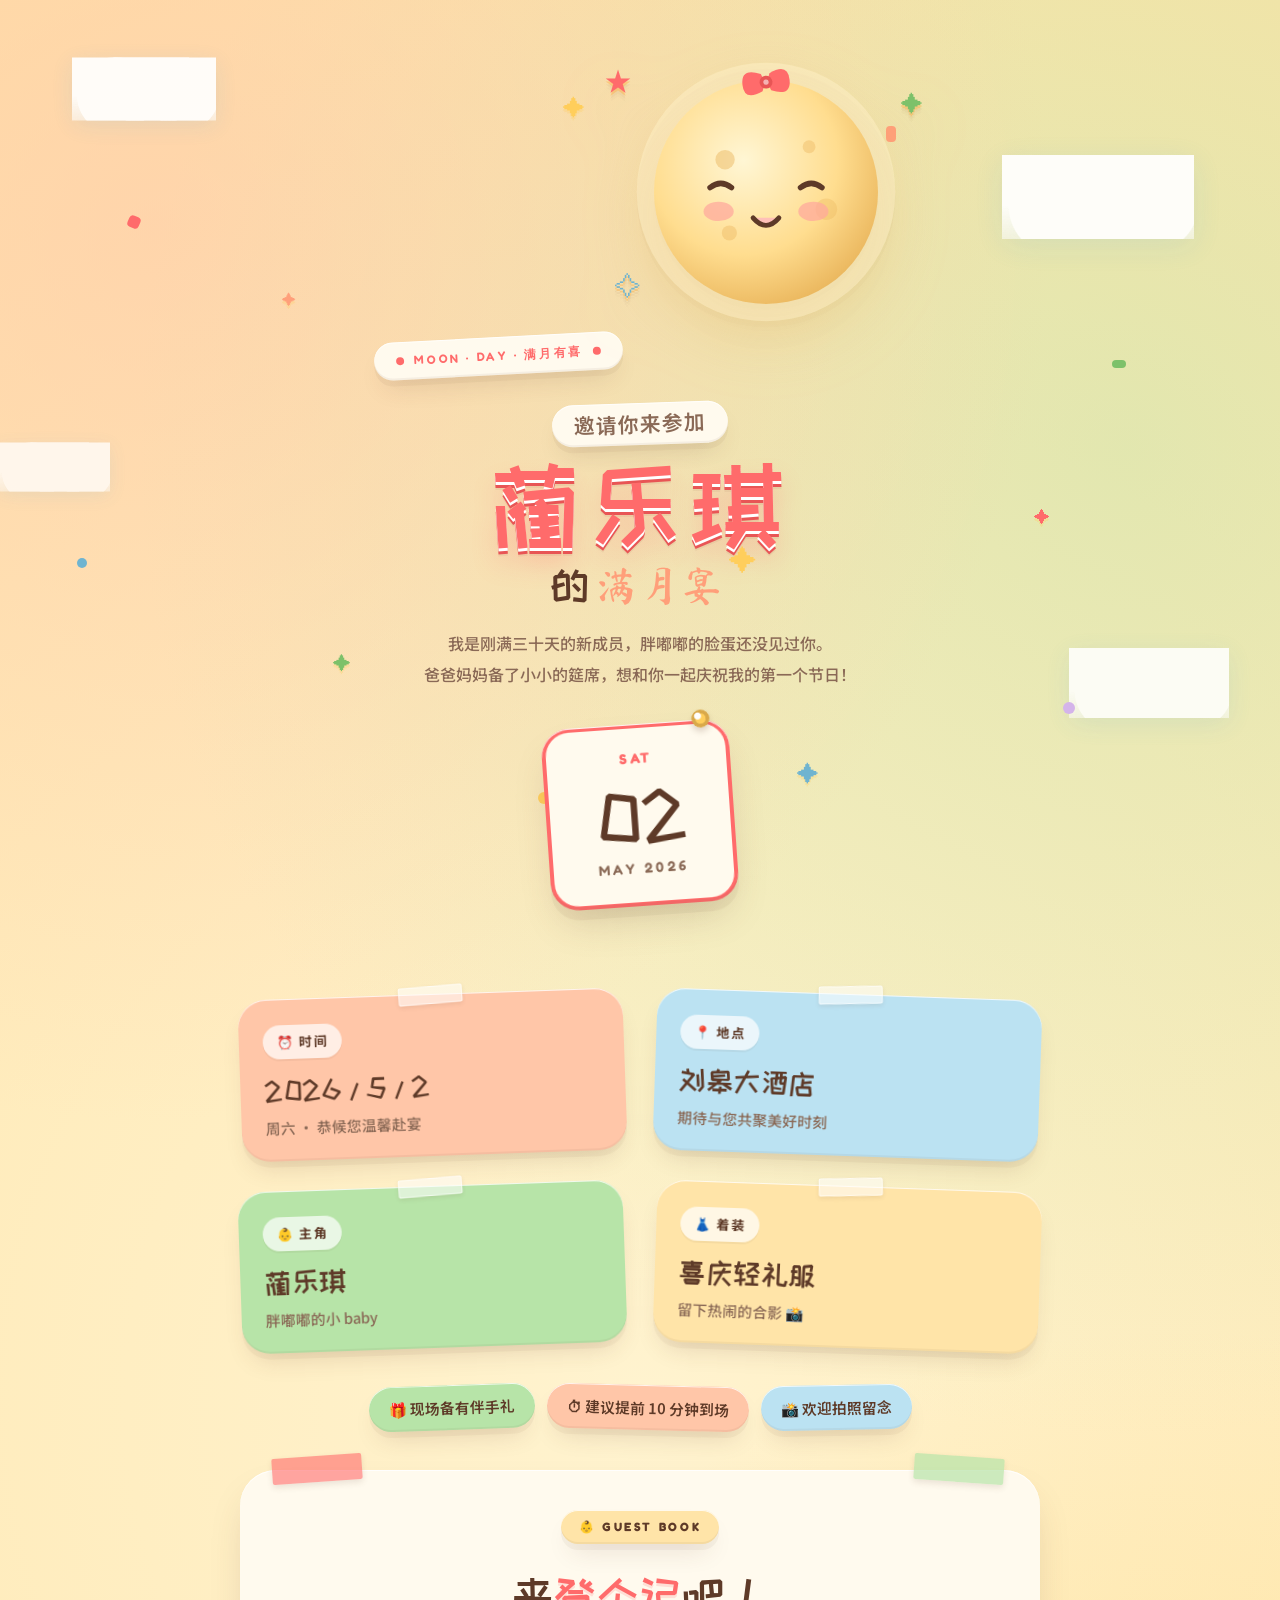
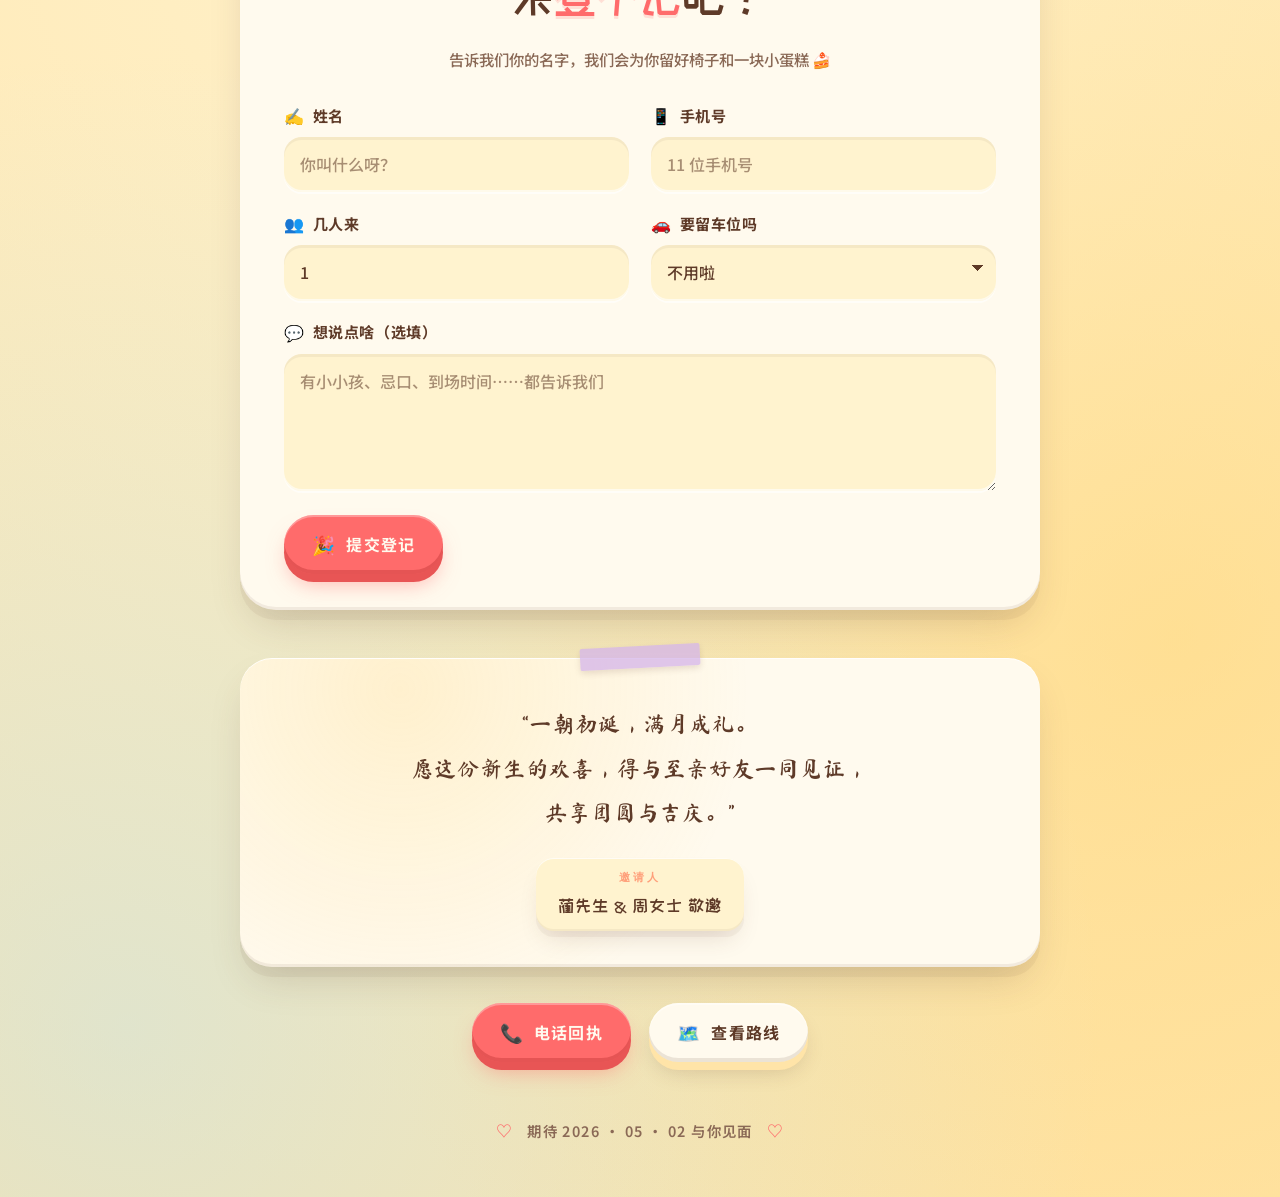
<file: index.html>
<!DOCTYPE html>
<html lang="zh-CN">
  <head>
    <meta charset="UTF-8" />
    <meta
      name="viewport"
      content="width=device-width, initial-scale=1.0, viewport-fit=cover"
    />
    <title>蔺乐琪满月宴邀请函</title>
    <meta
      name="description"
      content="谨定于 2026 年 5 月 2 日举行蔺乐琪满月宴，敬备薄酌，恭请光临。"
    />
    <meta name="format-detection" content="telephone=no, email=no, address=no" />
    <meta name="theme-color" content="#ffd28a" />
    <meta property="og:type" content="website" />
    <meta property="og:title" content="蔺乐琪满月宴邀请函" />
    <meta property="og:site_name" content="蔺乐琪满月宴邀请函" />
    <meta
      property="og:description"
      content="谨定于 2026 年 5 月 2 日举行蔺乐琪满月宴，敬备薄酌，恭请光临，并可在线登记来宾信息。"
    />
    <meta property="og:image" content="./images/festive-baby.jpg" />
    <meta property="og:locale" content="zh_CN" />
    <meta name="twitter:card" content="summary_large_image" />
    <meta name="twitter:title" content="蔺乐琪满月宴邀请函" />
    <meta
      name="twitter:description"
      content="谨定于 2026 年 5 月 2 日举行蔺乐琪满月宴，敬备薄酌，恭请光临，并可在线登记来宾信息。"
    />
    <meta name="twitter:image" content="./images/festive-baby.jpg" />

    <link rel="preconnect" href="https://fonts.googleapis.com" />
    <link rel="preconnect" href="https://fonts.gstatic.com" crossorigin />
    <link
      href="https://fonts.googleapis.com/css2?family=Fredoka:wght@600;700&family=ZCOOL+KuaiLe&family=Noto+Sans+SC:wght@500;600;700&family=Ma+Shan+Zheng&display=swap"
      rel="stylesheet"
    />

    <link rel="stylesheet" href="./styles.css" />
  </head>
  <body>
    <!-- 背景飘浮元素层 -->
    <div class="sky" aria-hidden="true">
      <!-- 云朵 -->
      <span class="cloud cloud-1"></span>
      <span class="cloud cloud-2"></span>
      <span class="cloud cloud-3"></span>
      <span class="cloud cloud-4"></span>
      <!-- 星星 -->
      <span class="star star-1">✦</span>
      <span class="star star-2">✦</span>
      <span class="star star-3">✦</span>
      <span class="star star-4">✦</span>
      <span class="star star-5">✦</span>
      <!-- 糖果彩豆 confetti -->
      <span class="confetti c-1"></span>
      <span class="confetti c-2"></span>
      <span class="confetti c-3"></span>
      <span class="confetti c-4"></span>
      <span class="confetti c-5"></span>
      <span class="confetti c-6"></span>
    </div>

    <main class="stage">
      <!-- Hero：月亮 mascot + 大字 -->
      <section class="hero">
        <!-- 顶部贴纸 ribbon -->
        <div class="ribbon" aria-hidden="true">
          <span class="ribbon-dot"></span>
          <span class="ribbon-text">MOON · DAY · 满月有喜</span>
          <span class="ribbon-dot"></span>
        </div>

        <!-- 月亮 mascot -->
        <div class="moon-wrap">
          <svg
            class="moon-mascot"
            viewBox="0 0 260 260"
            aria-hidden="true"
            focusable="false"
          >
            <defs>
              <radialGradient id="moon-face" cx="40%" cy="36%" r="70%">
                <stop offset="0%" stop-color="#fff6d4" />
                <stop offset="60%" stop-color="#ffdd8f" />
                <stop offset="100%" stop-color="#e9b45a" />
              </radialGradient>
              <filter id="moon-shadow" x="-20%" y="-20%" width="140%" height="140%">
                <feGaussianBlur stdDeviation="3" />
              </filter>
            </defs>

            <!-- 外圈柔光 -->
            <circle cx="130" cy="130" r="120" fill="#fff1c9" opacity="0.45" />
            <!-- 月面 -->
            <circle cx="130" cy="130" r="104" fill="url(#moon-face)" />
            <!-- 月面小陨石坑（更可爱） -->
            <circle cx="92" cy="100" r="9" fill="#e9b45a" opacity="0.45" />
            <circle cx="170" cy="88" r="6" fill="#e9b45a" opacity="0.38" />
            <circle cx="186" cy="146" r="10" fill="#e9b45a" opacity="0.32" />
            <circle cx="96" cy="168" r="7" fill="#e9b45a" opacity="0.38" />

            <!-- 腮红 -->
            <ellipse cx="86" cy="148" rx="14" ry="9" fill="#ffa89c" opacity="0.72" />
            <ellipse cx="174" cy="148" rx="14" ry="9" fill="#ffa89c" opacity="0.72" />

            <!-- 闭眼笑 -->
            <path
              d="M78 126 Q88 118 98 126"
              stroke="#5e3a28"
              stroke-width="5"
              stroke-linecap="round"
              fill="none"
            />
            <path
              d="M162 126 Q172 118 182 126"
              stroke="#5e3a28"
              stroke-width="5"
              stroke-linecap="round"
              fill="none"
            />

            <!-- 嘴巴 -->
            <path
              d="M118 154 Q130 168 142 154"
              stroke="#5e3a28"
              stroke-width="4.5"
              stroke-linecap="round"
              fill="#ffc0b8"
            />

            <!-- 月亮顶部蝴蝶结（红色） -->
            <g transform="translate(130 28) rotate(-6)">
              <path
                d="M-22 0 Q-22 -16 -4 -8 Q 0 0 -4 8 Q-22 16 -22 0 Z"
                fill="#ff6b6b"
              />
              <path
                d="M22 0 Q22 -16 4 -8 Q 0 0 4 8 Q22 16 22 0 Z"
                fill="#ff6b6b"
              />
              <circle cx="0" cy="0" r="6" fill="#e85555" />
              <circle cx="0" cy="0" r="2.5" fill="#fff" opacity="0.55" />
            </g>
          </svg>

          <!-- 月亮旁漂浮的小星星（CSS 动画） -->
          <span class="orbit-star os-1">★</span>
          <span class="orbit-star os-2">✦</span>
          <span class="orbit-star os-3">✧</span>
        </div>

        <!-- 标题 -->
        <h1 class="title">
          <span class="title-top">邀请你来参加</span>
          <span class="title-name">蔺乐琪</span>
          <span class="title-bottom">
            的<em>满月宴</em>
            <span class="title-sparkle" aria-hidden="true">✦</span>
          </span>
        </h1>

        <p class="deck">
          我是刚满三十天的新成员，胖嘟嘟的脸蛋还没见过你。<br />
          爸爸妈妈备了小小的筵席，想和你一起庆祝我的第一个节日！
        </p>

        <!-- 大日期贴纸 -->
        <div class="date-sticker" aria-label="宴会日期">
          <div class="date-sticker-inner">
            <span class="date-weekday">SAT</span>
            <span class="date-day">02</span>
            <span class="date-month">MAY 2026</span>
          </div>
          <span class="date-pin" aria-hidden="true"></span>
        </div>
      </section>

      <!-- 细节贴纸卡片 · scatter -->
      <section class="stickers" aria-label="宴会信息">
        <article class="sticker sticker-a">
          <span class="sticker-tag">⏰ 时间</span>
          <p class="sticker-main">2026 / 5 / 2</p>
          <p class="sticker-note">周六 · 恭候您温馨赴宴</p>
        </article>

        <article class="sticker sticker-b">
          <span class="sticker-tag">📍 地点</span>
          <p class="sticker-main">刘皋大酒店</p>
          <p class="sticker-note">期待与您共聚美好时刻</p>
        </article>

        <article class="sticker sticker-c">
          <span class="sticker-tag">👶 主角</span>
          <p class="sticker-main">蔺乐琪</p>
          <p class="sticker-note">胖嘟嘟的小 baby</p>
        </article>

        <article class="sticker sticker-d">
          <span class="sticker-tag">👗 着装</span>
          <p class="sticker-main">喜庆轻礼服</p>
          <p class="sticker-note">留下热闹的合影 📸</p>
        </article>
      </section>

      <!-- 温馨提示糖果 -->
      <ul class="candy-strip" aria-label="温馨提示">
        <li>🎁 现场备有伴手礼</li>
        <li>⏱ 建议提前 10 分钟到场</li>
        <li>📸 欢迎拍照留念</li>
      </ul>

      <!-- RSVP 登记表单 -->
      <section class="rsvp-card" aria-labelledby="rsvp-title">
        <div class="rsvp-head">
          <span class="rsvp-kicker">👶 GUEST BOOK</span>
          <h2 id="rsvp-title" class="rsvp-title">
            来<em>登个记</em>吧！
          </h2>
          <p class="rsvp-copy">
            告诉我们你的名字，我们会为你留好椅子和一块小蛋糕 🍰
          </p>
        </div>

        <form
          class="guest-form"
          id="guest-form"
          data-supabase-url="https://rbuwtmtnhtnnmycbqyud.supabase.co"
          data-supabase-key="sb_publishable_fXHfk9XBN7g_kOE5T-WiEw_oaTvVJDO"
          novalidate
        >
          <div class="form-grid">
            <label class="form-field">
              <span class="field-lbl"><em>✍️</em> 姓名</span>
              <input
                type="text"
                name="name"
                maxlength="30"
                placeholder="你叫什么呀？"
                required
              />
            </label>

            <label class="form-field">
              <span class="field-lbl"><em>📱</em> 手机号</span>
              <input
                type="tel"
                name="phone"
                inputmode="numeric"
                pattern="^1[0-9]{10}$"
                maxlength="11"
                placeholder="11 位手机号"
                required
              />
            </label>

            <label class="form-field">
              <span class="field-lbl"><em>👥</em> 几人来</span>
              <input
                type="number"
                name="guest_count"
                min="1"
                max="20"
                value="1"
                required
              />
            </label>

            <label class="form-field">
              <span class="field-lbl"><em>🚗</em> 要留车位吗</span>
              <select name="need_parking" id="need-parking">
                <option value="false" selected>不用啦</option>
                <option value="true">来一个</option>
              </select>
            </label>

            <label class="form-field is-hidden" id="car-plate-field">
              <span class="field-lbl"><em>🪪</em> 车牌号</span>
              <input
                type="text"
                name="car_plate"
                maxlength="20"
                placeholder="留下你的车牌"
              />
            </label>

            <label class="form-field form-field-full">
              <span class="field-lbl"><em>💬</em> 想说点啥（选填）</span>
              <textarea
                name="notes"
                rows="4"
                maxlength="200"
                placeholder="有小小孩、忌口、到场时间……都告诉我们"
              ></textarea>
            </label>
          </div>

          <div class="form-actions">
            <button type="submit" class="bubble-btn form-submit">
              <span class="bubble-emoji" aria-hidden="true">🎉</span>
              <span class="bubble-label">提交登记</span>
            </button>
            <p class="form-status" id="form-status" aria-live="polite"></p>
          </div>
        </form>
      </section>

      <!-- 祝辞小卡 -->
      <section class="blessing-card">
        <span class="blessing-tape" aria-hidden="true"></span>
        <p class="blessing-text">
          “一朝初诞，满月成礼。<br />
          愿这份新生的欢喜，得与至亲好友一同见证， <br />
          共享团圆与吉庆。”
        </p>
        <div class="blessing-sign">
          <span class="blessing-sign-label">邀请人</span>
          <strong>蔺先生 &amp; 周女士 敬邀</strong>
        </div>
      </section>

      <!-- CTA 气泡按钮 -->
      <nav class="cta" aria-label="联系与路线">
        <a class="bubble-btn" href="tel:15628783286">
          <span class="bubble-emoji" aria-hidden="true">📞</span>
          <span class="bubble-label">电话回执</span>
        </a>
        <a
          class="bubble-btn bubble-btn-ghost"
          href="https://uri.amap.com/search?keyword=%E5%88%98%E7%9A%8B%E5%A4%A7%E9%85%92%E5%BA%97"
          rel="noreferrer"
        >
          <span class="bubble-emoji" aria-hidden="true">🗺️</span>
          <span class="bubble-label">查看路线</span>
        </a>
      </nav>

      <footer class="foot" aria-hidden="true">
        <span class="foot-heart">♡</span>
        <span>期待 2026 · 05 · 02 与你见面</span>
        <span class="foot-heart">♡</span>
      </footer>
    </main>

    <script src="./script.js"></script>
  </body>
</html>
</file>
<file: styles.css>
/* =====================================================================
   蔺乐琪满月宴邀请函 · v3
   设计方向：童趣粘土 Playful Claymorphism
   配色：奶油黄 + 蜜桃粉 + 薄荷绿 + 云蓝 + 草莓红点缀
   排版：胖圆中文 ZCOOL KuaiLe + Fredoka + Ma Shan Zheng
   手感：外阴影 + 内高光 + 轻微倾斜 + 贴纸式卡片
   ===================================================================== */

:root {
  /* 基础 */
  --butter: #fff3cf;           /* 奶油背景 */
  --butter-deep: #ffe4a8;      /* 深奶油 */
  --peach: #ffc6a8;            /* 蜜桃 */
  --peach-deep: #ff9f7a;       /* 深蜜桃 */
  --strawberry: #ff6b6b;       /* 草莓红 */
  --strawberry-deep: #e85555;
  --sage: #b7e4a8;             /* 薄荷嫩绿 */
  --sage-deep: #7dc16a;
  --sky: #bbe2f2;              /* 云蓝 */
  --sky-deep: #6fb4d0;
  --grape: #d4b4ea;            /* 浅葡萄紫 */
  --cocoa: #5e3a28;            /* 可可棕文字 */
  --cocoa-light: #8a6956;
  --cream: #fffaee;            /* 纸白 */
  --sun: #ffce5c;              /* 阳光黄 */

  /* 粘土阴影（多层累加成 chonky 手感） */
  --clay-shadow:
    0 1px 0 rgba(255, 255, 255, 0.9) inset,
    0 -3px 0 rgba(94, 58, 40, 0.08) inset,
    0 10px 0 rgba(94, 58, 40, 0.06),
    0 20px 40px -12px rgba(94, 58, 40, 0.22);

  --clay-shadow-sm:
    0 1px 0 rgba(255, 255, 255, 0.8) inset,
    0 -2px 0 rgba(94, 58, 40, 0.06) inset,
    0 6px 0 rgba(94, 58, 40, 0.05),
    0 14px 26px -10px rgba(94, 58, 40, 0.18);

  --clay-shadow-press:
    0 1px 0 rgba(255, 255, 255, 0.6) inset,
    0 -1px 0 rgba(94, 58, 40, 0.08) inset,
    0 3px 0 rgba(94, 58, 40, 0.05),
    0 6px 12px -6px rgba(94, 58, 40, 0.16);

  --font-hanzi: "ZCOOL KuaiLe", "Ma Shan Zheng", "Noto Sans SC", "PingFang SC",
    "Hiragino Sans GB", sans-serif;
  --font-hanzi-body: "Noto Sans SC", "PingFang SC", "Hiragino Sans GB",
    "Microsoft YaHei", sans-serif;
  --font-en: "Fredoka", "Nunito", "Poppins", -apple-system, sans-serif;
}

* {
  box-sizing: border-box;
}

html,
body {
  margin: 0;
  padding: 0;
}

body {
  min-height: 100vh;
  color: var(--cocoa);
  font-family: var(--font-hanzi-body);
  font-weight: 500;
  line-height: 1.7;
  -webkit-font-smoothing: antialiased;
  -webkit-tap-highlight-color: transparent;
  overflow-x: hidden;

  /* 奶油黄 + 粉橙径向光晕 + 轻微格点 */
  background-color: var(--butter);
  background-image:
    radial-gradient(circle at 12% 8%, rgba(255, 198, 168, 0.55), transparent 32%),
    radial-gradient(circle at 88% 16%, rgba(183, 228, 168, 0.4), transparent 38%),
    radial-gradient(circle at 10% 94%, rgba(187, 226, 242, 0.45), transparent 34%),
    radial-gradient(circle at 92% 80%, rgba(255, 206, 92, 0.38), transparent 36%),
    radial-gradient(
      circle at center,
      var(--butter) 0%,
      var(--butter-deep) 100%
    );
}

/* =============== 背景飘浮层 sky =============== */

.sky {
  position: fixed;
  inset: 0;
  pointer-events: none;
  z-index: 1;
  overflow: hidden;
}

/* 云朵用 radial-gradient 塑形，配合位置与 float 动画 */
.cloud {
  position: absolute;
  width: 160px;
  height: 70px;
  background:
    radial-gradient(circle at 30% 60%, #fff 42px, transparent 43px),
    radial-gradient(circle at 55% 40%, #fff 50px, transparent 51px),
    radial-gradient(circle at 78% 60%, #fff 38px, transparent 39px),
    linear-gradient(180deg, #fff 60%, rgba(255, 255, 255, 0.6) 100%);
  background-repeat: no-repeat;
  filter: drop-shadow(0 6px 12px rgba(111, 180, 208, 0.18));
  opacity: 0.92;
  animation: cloud-drift 22s ease-in-out infinite;
}

.cloud-1 { top: 6%;  left: 5%;  transform: scale(0.9); animation-delay: 0s; }
.cloud-2 { top: 18%; right: 8%; transform: scale(1.2); animation-delay: -6s; }
.cloud-3 { top: 48%; left: -2%; transform: scale(0.7); animation-delay: -12s; opacity: 0.75; }
.cloud-4 { top: 72%; right: 4%; transform: scale(1);   animation-delay: -18s; opacity: 0.85; }

@keyframes cloud-drift {
  0%, 100% { transform: translateX(0) translateY(0) scale(var(--s, 1)); }
  50%      { transform: translateX(18px) translateY(-10px) scale(var(--s, 1)); }
}

/* 星星散落 */
.star {
  position: absolute;
  font-family: var(--font-en);
  color: var(--sun);
  font-size: 20px;
  text-shadow: 0 3px 0 rgba(255, 206, 92, 0.28);
  animation: star-twinkle 3s ease-in-out infinite;
}

.star-1 { top: 10%; left: 44%; font-size: 22px; animation-delay: 0s; }
.star-2 { top: 32%; left: 22%; font-size: 14px; animation-delay: -0.7s; color: var(--peach-deep); }
.star-3 { top: 56%; right: 18%; font-size: 16px; animation-delay: -1.4s; color: var(--strawberry); }
.star-4 { top: 72%; left: 26%; font-size: 18px; animation-delay: -2.1s; color: var(--sage-deep); }
.star-5 { top: 84%; right: 36%; font-size: 22px; animation-delay: -2.8s; color: var(--sky-deep); }

@keyframes star-twinkle {
  0%, 100% { opacity: 0.5; transform: scale(0.8) rotate(0deg); }
  50%      { opacity: 1;   transform: scale(1.15) rotate(18deg); }
}

/* 糖果彩豆 confetti */
.confetti {
  position: absolute;
  width: 12px;
  height: 12px;
  border-radius: 4px;
  animation: confetti-float 6s ease-in-out infinite;
}

.c-1 { top: 24%; left: 10%;  background: var(--strawberry); transform: rotate(24deg); }
.c-2 { top: 40%; right: 12%; background: var(--sage-deep);  width: 14px; height: 8px; border-radius: 999px; animation-delay: -1s; }
.c-3 { top: 62%; left: 6%;   background: var(--sky-deep);   border-radius: 999px; width: 10px; height: 10px; animation-delay: -2s; }
.c-4 { top: 78%; right: 16%; background: var(--grape);      border-radius: 50%;   animation-delay: -3s; }
.c-5 { top: 14%; right: 30%; background: var(--peach-deep); width: 10px; height: 16px; border-radius: 4px; animation-delay: -4s; }
.c-6 { top: 88%; left: 42%;  background: var(--sun);        border-radius: 50%;   animation-delay: -5s; }

@keyframes confetti-float {
  0%, 100% { transform: translateY(0) rotate(0deg); opacity: 0.85; }
  50%      { transform: translateY(-16px) rotate(160deg); opacity: 1; }
}

/* =============== stage 主版心 =============== */

.stage {
  position: relative;
  z-index: 2;
  max-width: 880px;
  margin: 0 auto;
  padding: 32px clamp(18px, 4vw, 40px) 48px;
  animation: stage-pop 0.8s cubic-bezier(0.22, 1.4, 0.36, 1) both;
}

@keyframes stage-pop {
  from {
    opacity: 0;
    transform: translateY(24px) scale(0.98);
  }
  to {
    opacity: 1;
    transform: translateY(0) scale(1);
  }
}

/* =============== hero =============== */

.hero {
  position: relative;
  text-align: center;
  padding: 20px 0 60px;
}

/* 顶部贴纸 ribbon */
.ribbon {
  display: inline-flex;
  align-items: center;
  gap: 10px;
  padding: 9px 22px;
  border-radius: 999px;
  background: var(--cream);
  color: var(--strawberry);
  font-family: var(--font-en);
  font-weight: 600;
  font-size: 12px;
  letter-spacing: 0.22em;
  transform: rotate(-3deg);
  box-shadow: var(--clay-shadow-sm);
  margin-bottom: 28px;
  animation: wiggle 5s ease-in-out infinite;
}

.ribbon-dot {
  width: 8px;
  height: 8px;
  border-radius: 50%;
  background: var(--strawberry);
}

.ribbon-text {
  white-space: nowrap;
}

@keyframes wiggle {
  0%, 100% { transform: rotate(-3deg); }
  50%      { transform: rotate(3deg); }
}

/* ----- 月亮 mascot ----- */

.moon-wrap {
  position: relative;
  display: inline-block;
  margin: 0 auto 28px;
  filter: drop-shadow(0 24px 28px rgba(233, 180, 90, 0.28))
          drop-shadow(0 6px 0 rgba(94, 58, 40, 0.06));
  animation: moon-bob 5s ease-in-out infinite;
}

@keyframes moon-bob {
  0%, 100% { transform: translateY(0) rotate(-1deg); }
  50%      { transform: translateY(-10px) rotate(1deg); }
}

.moon-mascot {
  width: clamp(220px, 36vw, 280px);
  height: auto;
  display: block;
}

/* 月亮旁小星星 */
.orbit-star {
  position: absolute;
  font-family: var(--font-en);
  font-size: 22px;
  color: var(--sun);
  text-shadow: 0 3px 0 rgba(255, 170, 60, 0.4);
  animation: orbit-twinkle 2.4s ease-in-out infinite;
  pointer-events: none;
}

.os-1 { top: 2%;   left: -8%;  color: var(--strawberry); animation-delay: 0s;    font-size: 28px; }
.os-2 { top: 12%;  right: -6%; color: var(--sage-deep);  animation-delay: -0.8s; }
.os-3 { bottom: 8%; left: -4%; color: var(--sky-deep);   animation-delay: -1.6s; font-size: 26px; }

@keyframes orbit-twinkle {
  0%, 100% { opacity: 0.6; transform: scale(0.8) rotate(0deg); }
  50%      { opacity: 1;   transform: scale(1.2) rotate(24deg); }
}

/* ----- 标题 ----- */

.title {
  margin: 0 0 20px;
  font-family: var(--font-hanzi);
  font-weight: 400;
  color: var(--cocoa);
  letter-spacing: 0.04em;
  line-height: 1.05;
  display: flex;
  flex-direction: column;
  align-items: center;
  gap: 10px;
}

.title-top {
  display: inline-block;
  font-size: clamp(1rem, 2.4vw, 1.3rem);
  padding: 10px 22px;
  background: var(--cream);
  border-radius: 999px;
  color: var(--cocoa-light);
  box-shadow: var(--clay-shadow-sm);
  transform: rotate(-2deg);
  font-family: var(--font-hanzi-body);
  font-weight: 600;
}

.title-name {
  font-size: clamp(3.4rem, 9vw, 6.2rem);
  color: var(--strawberry);
  text-shadow:
    0 3px 0 #fff,
    0 6px 0 var(--strawberry-deep),
    0 8px 0 rgba(94, 58, 40, 0.06),
    0 16px 24px rgba(255, 107, 107, 0.28);
  line-height: 1;
  letter-spacing: 0.1em;
  animation: title-pop 0.9s cubic-bezier(0.22, 1.4, 0.36, 1) both;
  animation-delay: 0.3s;
}

@keyframes title-pop {
  from { opacity: 0; transform: scale(0.6) rotate(-6deg); }
  to   { opacity: 1; transform: scale(1) rotate(0deg); }
}

.title-bottom {
  position: relative;
  font-size: clamp(1.6rem, 3.6vw, 2.6rem);
  color: var(--cocoa);
}

.title-bottom em {
  font-style: normal;
  font-family: "Ma Shan Zheng", var(--font-hanzi);
  color: var(--peach-deep);
  padding: 0 6px;
}

.title-sparkle {
  position: absolute;
  right: -28px;
  top: -18px;
  font-size: 28px;
  color: var(--sun);
  animation: sparkle-pop 1.8s ease-in-out infinite;
}

@keyframes sparkle-pop {
  0%, 100% { transform: scale(1) rotate(0deg); }
  50%      { transform: scale(1.35) rotate(20deg); }
}

.deck {
  max-width: 460px;
  margin: 20px auto 34px;
  font-family: var(--font-hanzi-body);
  font-weight: 500;
  font-size: 1rem;
  line-height: 1.95;
  color: var(--cocoa-light);
}

/* ----- 大日期贴纸 ----- */

.date-sticker {
  position: relative;
  display: inline-block;
  padding: 4px;
  border-radius: 28px;
  background: var(--strawberry);
  transform: rotate(-4deg);
  box-shadow: var(--clay-shadow);
  animation: sticker-sway 7s ease-in-out infinite;
}

@keyframes sticker-sway {
  0%, 100% { transform: rotate(-4deg); }
  50%      { transform: rotate(2deg); }
}

.date-sticker-inner {
  display: flex;
  flex-direction: column;
  align-items: center;
  gap: 4px;
  padding: 18px 40px 22px;
  border-radius: 24px;
  background: var(--cream);
  color: var(--cocoa);
  min-width: 180px;
}

.date-weekday {
  font-family: var(--font-en);
  font-size: 14px;
  font-weight: 700;
  letter-spacing: 0.28em;
  color: var(--strawberry);
  margin-bottom: 4px;
}

.date-day {
  font-family: var(--font-hanzi);
  font-size: clamp(3.4rem, 6vw, 4.4rem);
  font-weight: 400;
  color: var(--cocoa);
  line-height: 1;
  margin: 2px 0;
}

.date-month {
  font-family: var(--font-en);
  font-size: 14px;
  font-weight: 600;
  letter-spacing: 0.24em;
  color: var(--cocoa-light);
}

/* 图钉 */
.date-pin {
  position: absolute;
  top: -10px;
  right: 18px;
  width: 18px;
  height: 18px;
  border-radius: 50%;
  background:
    radial-gradient(circle at 35% 35%, #fff 0 3px, transparent 4px),
    radial-gradient(circle at center, var(--sun) 0 40%, #d9a94a 41%);
  box-shadow: 0 4px 6px rgba(94, 58, 40, 0.2);
}

/* =============== stickers 卡片拼贴 =============== */

.stickers {
  display: grid;
  grid-template-columns: repeat(2, minmax(0, 1fr));
  gap: clamp(18px, 3vw, 30px);
  margin: 28px 0 36px;
}

.sticker {
  position: relative;
  padding: 26px 24px 22px;
  border-radius: 28px;
  background: var(--cream);
  box-shadow: var(--clay-shadow-sm);
  transition: transform 0.35s cubic-bezier(0.2, 1.4, 0.3, 1),
    box-shadow 0.35s ease;
  animation: sticker-in 0.8s cubic-bezier(0.22, 1.4, 0.36, 1) both;
}

.sticker:hover {
  transform: translateY(-6px) rotate(0deg) !important;
  box-shadow:
    0 1px 0 rgba(255, 255, 255, 0.8) inset,
    0 -2px 0 rgba(94, 58, 40, 0.06) inset,
    0 10px 0 rgba(94, 58, 40, 0.05),
    0 22px 40px -12px rgba(94, 58, 40, 0.22);
}

/* 每张卡片微倾斜 */
.sticker-a { transform: rotate(-2deg); background: var(--peach); animation-delay: 0.05s; }
.sticker-b { transform: rotate(2deg);  background: var(--sky);   animation-delay: 0.15s; }
.sticker-c { transform: rotate(-2deg); background: var(--sage);  animation-delay: 0.25s; }
.sticker-d { transform: rotate(2deg);  background: var(--butter-deep); animation-delay: 0.35s; }

@keyframes sticker-in {
  from { opacity: 0; transform: translateY(22px) rotate(0deg) scale(0.9); }
  to   { opacity: 1; }
}

.sticker::before {
  /* 胶带装饰 */
  content: "";
  position: absolute;
  top: -8px;
  left: 50%;
  transform: translateX(-50%) rotate(-3deg);
  width: 64px;
  height: 18px;
  background: rgba(255, 255, 255, 0.55);
  border-radius: 2px;
  box-shadow:
    0 2px 4px rgba(94, 58, 40, 0.1),
    inset 0 0 0 1px rgba(255, 255, 255, 0.6);
}

.sticker-tag {
  display: inline-block;
  padding: 6px 14px;
  border-radius: 999px;
  background: rgba(255, 255, 255, 0.7);
  color: var(--cocoa);
  font-family: var(--font-hanzi-body);
  font-weight: 700;
  font-size: 13px;
  letter-spacing: 0.12em;
  margin-bottom: 14px;
  box-shadow: 0 2px 0 rgba(94, 58, 40, 0.06);
}

.sticker-main {
  margin: 0 0 8px;
  font-family: var(--font-hanzi);
  font-weight: 400;
  font-size: clamp(1.4rem, 3vw, 1.8rem);
  color: var(--cocoa);
  line-height: 1.2;
  letter-spacing: 0.02em;
}

.sticker-note {
  margin: 0;
  font-family: var(--font-hanzi-body);
  font-size: 0.92rem;
  font-weight: 500;
  color: var(--cocoa-light);
  line-height: 1.6;
}

/* =============== candy-strip 温馨提示 =============== */

.candy-strip {
  list-style: none;
  margin: 0 0 40px;
  padding: 0;
  display: flex;
  justify-content: center;
  flex-wrap: wrap;
  gap: 12px;
}

.candy-strip li {
  padding: 10px 20px;
  border-radius: 999px;
  background: var(--cream);
  color: var(--cocoa);
  font-family: var(--font-hanzi-body);
  font-weight: 600;
  font-size: 0.92rem;
  box-shadow: var(--clay-shadow-sm);
  transition: transform 0.3s cubic-bezier(0.2, 1.4, 0.3, 1);
}

.candy-strip li:nth-child(1) { background: var(--sage); transform: rotate(-2deg); }
.candy-strip li:nth-child(2) { background: var(--peach); transform: rotate(1.5deg); }
.candy-strip li:nth-child(3) { background: var(--sky); transform: rotate(-1deg); }

.candy-strip li:hover {
  transform: translateY(-3px) rotate(0);
}

/* =============== rsvp-card 登记表单 =============== */

.rsvp-card {
  position: relative;
  padding: 40px clamp(22px, 4vw, 44px) 36px;
  border-radius: 36px;
  background: var(--cream);
  box-shadow: var(--clay-shadow);
  margin-bottom: 48px;
}

.rsvp-card::before {
  /* 胶带装饰 */
  content: "";
  position: absolute;
  top: -14px;
  left: 32px;
  width: 90px;
  height: 26px;
  background: rgba(255, 107, 107, 0.6);
  border-radius: 2px;
  transform: rotate(-4deg);
  box-shadow: 0 3px 6px rgba(94, 58, 40, 0.12);
}

.rsvp-card::after {
  content: "";
  position: absolute;
  top: -14px;
  right: 36px;
  width: 90px;
  height: 26px;
  background: rgba(183, 228, 168, 0.7);
  border-radius: 2px;
  transform: rotate(4deg);
  box-shadow: 0 3px 6px rgba(94, 58, 40, 0.12);
}

.rsvp-head {
  text-align: center;
  margin-bottom: 28px;
}

.rsvp-kicker {
  display: inline-block;
  padding: 7px 18px;
  border-radius: 999px;
  background: var(--butter-deep);
  font-family: var(--font-en);
  font-weight: 700;
  font-size: 12px;
  letter-spacing: 0.22em;
  color: var(--cocoa);
  margin-bottom: 14px;
  box-shadow: var(--clay-shadow-sm);
}

.rsvp-title {
  margin: 0 0 12px;
  font-family: var(--font-hanzi);
  font-weight: 400;
  font-size: clamp(2rem, 4.4vw, 2.8rem);
  color: var(--cocoa);
  letter-spacing: 0.04em;
}

.rsvp-title em {
  font-style: normal;
  color: var(--strawberry);
  text-shadow: 0 3px 0 rgba(255, 107, 107, 0.18);
}

.rsvp-copy {
  margin: 0;
  font-family: var(--font-hanzi-body);
  font-weight: 500;
  font-size: 0.96rem;
  color: var(--cocoa-light);
  line-height: 1.8;
}

.form-grid {
  display: grid;
  grid-template-columns: repeat(2, minmax(0, 1fr));
  gap: 18px 22px;
  margin-top: 8px;
}

.form-field {
  display: flex;
  flex-direction: column;
  gap: 8px;
}

.form-field-full {
  grid-column: 1 / -1;
}

.is-hidden {
  display: none;
}

.field-lbl {
  display: inline-flex;
  align-items: center;
  gap: 8px;
  font-family: var(--font-hanzi-body);
  font-weight: 700;
  font-size: 0.94rem;
  color: var(--cocoa);
  letter-spacing: 0.04em;
}

.field-lbl em {
  font-style: normal;
  font-size: 16px;
}

/* 粘土风输入框：圆润 + 内阴影 + 浅底色 */
.form-field input,
.form-field select,
.form-field textarea {
  width: 100%;
  border: 0;
  border-radius: 18px;
  padding: 14px 16px;
  background: var(--butter);
  font: inherit;
  font-family: var(--font-hanzi-body);
  font-weight: 500;
  font-size: 1rem;
  color: var(--cocoa);
  outline: none;
  transition: box-shadow 0.25s ease, background-color 0.25s ease,
    transform 0.2s ease;
  box-shadow:
    inset 0 3px 0 rgba(94, 58, 40, 0.06),
    inset 0 -2px 0 rgba(255, 255, 255, 0.6),
    0 2px 0 rgba(255, 255, 255, 0.6);
  appearance: none;
  -webkit-appearance: none;
}

.form-field select {
  cursor: pointer;
  background-image:
    linear-gradient(45deg, transparent 50%, var(--cocoa) 50%),
    linear-gradient(135deg, var(--cocoa) 50%, transparent 50%);
  background-position: calc(100% - 18px) 20px, calc(100% - 12px) 20px;
  background-size: 6px 6px, 6px 6px;
  background-repeat: no-repeat;
  padding-right: 34px;
}

.form-field textarea {
  min-height: 108px;
  resize: vertical;
  line-height: 1.7;
}

.form-field input::placeholder,
.form-field textarea::placeholder {
  /* 对 --butter 背景（#fff3cf）WCAG AA 需 >=4.5:1，alpha 0.55 达标 */
  color: rgba(94, 58, 40, 0.55);
  font-weight: 500;
}

.form-field input:hover,
.form-field select:hover,
.form-field textarea:hover {
  background: #fff3c0;
}

.form-field input:focus,
.form-field select:focus,
.form-field textarea:focus {
  background: #fff;
  box-shadow:
    inset 0 3px 0 rgba(255, 107, 107, 0.15),
    0 0 0 4px rgba(255, 107, 107, 0.22),
    0 4px 14px rgba(255, 107, 107, 0.18);
  transform: translateY(-1px);
}

.form-actions {
  display: flex;
  align-items: center;
  justify-content: space-between;
  flex-wrap: wrap;
  gap: 16px;
  margin-top: 24px;
}

.form-status {
  flex: 1;
  margin: 0;
  min-width: 160px;
  font-family: var(--font-hanzi-body);
  font-weight: 500;
  font-size: 0.92rem;
  color: var(--cocoa-light);
  text-align: right;
  line-height: 1.7;
}

.form-status[data-state="success"] { color: var(--sage-deep); }
.form-status[data-state="error"]   { color: var(--strawberry); }
.form-status[data-state="pending"] { color: var(--peach-deep); font-style: italic; }

/* =============== bubble-btn 粘土气泡按钮 =============== */

.bubble-btn {
  position: relative;
  display: inline-flex;
  align-items: center;
  justify-content: center;
  gap: 10px;
  padding: 16px 28px;
  border-radius: 999px;
  border: 0;
  font: inherit;
  font-family: var(--font-hanzi-body);
  font-weight: 700;
  font-size: 1rem;
  letter-spacing: 0.08em;
  text-decoration: none;
  cursor: pointer;
  background: var(--strawberry);
  color: var(--cream);
  box-shadow:
    inset 0 2px 0 rgba(255, 255, 255, 0.3),
    inset 0 -4px 0 rgba(180, 40, 40, 0.35),
    0 8px 0 var(--strawberry-deep),
    0 14px 22px -6px rgba(255, 107, 107, 0.55);
  transition: transform 0.2s cubic-bezier(0.3, 1.4, 0.4, 1),
    box-shadow 0.2s ease;
}

.bubble-btn:hover {
  transform: translateY(-3px) rotate(-1deg);
  box-shadow:
    inset 0 2px 0 rgba(255, 255, 255, 0.34),
    inset 0 -4px 0 rgba(180, 40, 40, 0.35),
    0 11px 0 var(--strawberry-deep),
    0 18px 26px -6px rgba(255, 107, 107, 0.6);
}

.bubble-btn:active,
.bubble-btn:focus-visible {
  transform: translateY(4px);
  box-shadow:
    inset 0 2px 0 rgba(255, 255, 255, 0.2),
    inset 0 -2px 0 rgba(180, 40, 40, 0.35),
    0 2px 0 var(--strawberry-deep),
    0 6px 10px -4px rgba(255, 107, 107, 0.45);
  outline: none;
}

.bubble-btn:disabled {
  opacity: 0.7;
  cursor: wait;
  transform: none;
}

.bubble-emoji {
  font-size: 1.15em;
  line-height: 1;
}

.bubble-label {
  white-space: nowrap;
}

.bubble-btn-ghost {
  background: var(--cream);
  color: var(--cocoa);
  box-shadow:
    inset 0 2px 0 rgba(255, 255, 255, 0.4),
    inset 0 -4px 0 rgba(94, 58, 40, 0.12),
    0 8px 0 var(--butter-deep),
    0 14px 22px -6px rgba(94, 58, 40, 0.22);
}

.bubble-btn-ghost:hover {
  transform: translateY(-3px) rotate(1deg);
  box-shadow:
    inset 0 2px 0 rgba(255, 255, 255, 0.4),
    inset 0 -4px 0 rgba(94, 58, 40, 0.12),
    0 11px 0 var(--butter-deep),
    0 18px 26px -6px rgba(94, 58, 40, 0.26);
}

.bubble-btn-ghost:active,
.bubble-btn-ghost:focus-visible {
  transform: translateY(4px);
  box-shadow:
    inset 0 2px 0 rgba(255, 255, 255, 0.3),
    inset 0 -2px 0 rgba(94, 58, 40, 0.1),
    0 2px 0 var(--butter-deep),
    0 6px 10px -4px rgba(94, 58, 40, 0.2);
}

.form-submit {
  align-self: flex-start;
}

/* =============== blessing-card 祝辞 =============== */

.blessing-card {
  position: relative;
  padding: 44px 28px 36px;
  border-radius: 32px;
  background:
    radial-gradient(circle at 20% 10%, rgba(255, 206, 92, 0.22), transparent 50%),
    var(--cream);
  box-shadow: var(--clay-shadow);
  margin-bottom: 36px;
  text-align: center;
}

.blessing-tape {
  position: absolute;
  top: -12px;
  left: 50%;
  transform: translateX(-50%) rotate(-3deg);
  width: 120px;
  height: 22px;
  background: rgba(212, 180, 234, 0.75);
  border-radius: 2px;
  box-shadow: 0 3px 6px rgba(94, 58, 40, 0.14);
}

.blessing-text {
  margin: 0 0 22px;
  font-family: "Ma Shan Zheng", var(--font-hanzi);
  font-size: clamp(1.1rem, 2.2vw, 1.4rem);
  line-height: 2;
  color: var(--cocoa);
  letter-spacing: 0.04em;
}

.blessing-sign {
  display: inline-flex;
  flex-direction: column;
  align-items: center;
  gap: 4px;
  padding: 10px 22px;
  border-radius: 18px;
  background: var(--butter);
  box-shadow: var(--clay-shadow-sm);
}

.blessing-sign-label {
  font-family: var(--font-en);
  font-size: 11px;
  font-weight: 700;
  letter-spacing: 0.28em;
  color: var(--peach-deep);
  text-transform: uppercase;
}

.blessing-sign strong {
  font-family: var(--font-hanzi);
  font-weight: 400;
  font-size: 1.1rem;
  color: var(--cocoa);
  letter-spacing: 0.06em;
}

/* =============== cta =============== */

.cta {
  display: flex;
  justify-content: center;
  flex-wrap: wrap;
  gap: 18px;
  margin: 28px 0 36px;
}

/* =============== foot =============== */

.foot {
  display: flex;
  justify-content: center;
  align-items: center;
  gap: 14px;
  margin-top: 8px;
  padding: 20px 0 4px;
  font-family: var(--font-hanzi-body);
  font-weight: 600;
  font-size: 0.9rem;
  color: var(--cocoa-light);
  letter-spacing: 0.1em;
}

.foot-heart {
  color: var(--strawberry);
  font-size: 1.1em;
  animation: heart-beat 1.6s ease-in-out infinite;
}

@keyframes heart-beat {
  0%, 100% { transform: scale(1); }
  50%      { transform: scale(1.25); }
}

/* =============== 响应式 =============== */

@media (max-width: 780px) {
  .stage {
    padding: 20px 16px 36px;
  }

  .hero {
    padding: 12px 0 44px;
  }

  .title-top {
    font-size: 0.95rem;
    padding: 8px 16px;
  }

  .title-sparkle {
    right: -20px;
    top: -12px;
    font-size: 22px;
  }

  .deck {
    margin: 16px auto 28px;
    font-size: 0.96rem;
  }

  .stickers {
    grid-template-columns: 1fr;
    gap: 18px;
  }

  .sticker-a, .sticker-b, .sticker-c, .sticker-d {
    transform: rotate(0deg);
  }

  .candy-strip {
    gap: 8px;
    margin-bottom: 28px;
  }

  .candy-strip li {
    padding: 8px 14px;
    font-size: 0.86rem;
  }

  .rsvp-card {
    padding: 32px 18px 28px;
    border-radius: 28px;
  }

  .rsvp-card::before { width: 70px; left: 20px; }
  .rsvp-card::after  { width: 70px; right: 20px; }

  .form-grid {
    grid-template-columns: 1fr;
    gap: 16px;
  }

  .form-actions {
    flex-direction: column;
    align-items: stretch;
  }

  .form-status {
    text-align: left;
    min-width: 0;
  }

  .form-submit {
    width: 100%;
    align-self: stretch;
  }

  .bubble-btn {
    padding: 15px 24px;
  }

  .cta {
    flex-direction: column;
    gap: 14px;
  }

  .cta .bubble-btn {
    width: 100%;
  }

  .blessing-card {
    padding: 36px 20px 28px;
  }

  /* 小屏把远处云减弱 */
  .cloud-3, .cloud-4 {
    display: none;
  }
}

/* 减少动效 */
@media (prefers-reduced-motion: reduce) {
  *,
  *::before,
  *::after {
    animation-duration: 0.001ms !important;
    animation-iteration-count: 1 !important;
    transition-duration: 0.001ms !important;
  }
}
</file>
